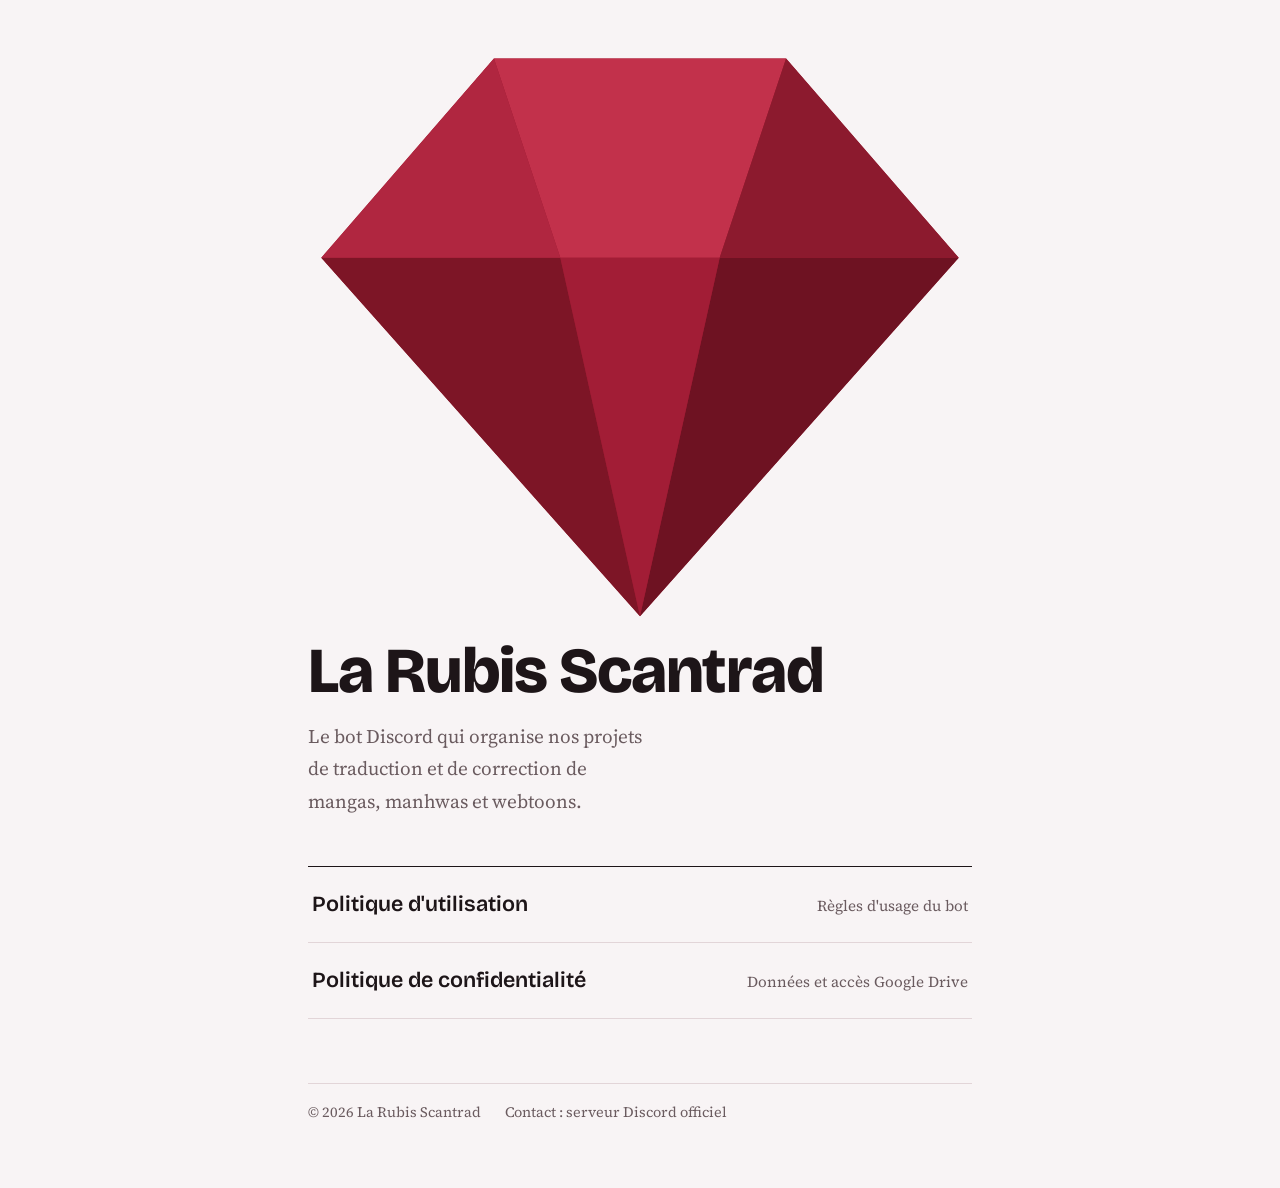
<file: index.html>
<!doctype html>
<html lang="fr"><head><meta charset="utf-8"><meta name="viewport" content="width=device-width,initial-scale=1"><link rel="preconnect" href="https://fonts.googleapis.com"><link rel="preconnect" href="https://fonts.gstatic.com" crossorigin><link href="https://fonts.googleapis.com/css2?family=Bricolage+Grotesque:opsz,wght@12..96,600;12..96,700;12..96,800&family=Source+Serif+4:opsz,wght@8..60,400;8..60,600&display=swap" rel="stylesheet"><link rel="stylesheet" href="style.css"><title>La Rubis Scantrad</title><meta name="description" content="La Rubis est le bot Discord de La Rubis Scantrad pour organiser les projets de traduction et de correction de mangas, manhwas et webtoons."></head>
<body><main class="page">
<svg viewBox="0 0 100 90" aria-hidden="true"><polygon points="28,4 72,4 98,34 50,88 2,34" fill="#9b1b30"/><polygon points="28,4 72,4 62,34 38,34" fill="#c2314b"/><polygon points="2,34 38,34 50,88" fill="#7d1526"/><polygon points="98,34 62,34 50,88" fill="#6e1222"/><polygon points="38,34 62,34 50,88" fill="#a21d36"/><polygon points="28,4 38,34 2,34" fill="#b02640"/><polygon points="72,4 98,34 62,34" fill="#8c1a2e"/></svg>
<h1>La Rubis Scantrad</h1>
<p class="intro">Le bot Discord qui organise nos projets de traduction et de correction de mangas, manhwas et webtoons.</p>
<ul class="liens">
<li><a href="/utilisateur.html">Politique d'utilisation <small>Règles d'usage du bot</small></a></li>
<li><a href="confidentialite.html">Politique de confidentialité <small>Données et accès Google Drive</small></a></li>
</ul>
<footer class="pied"><span>© 2026 La Rubis Scantrad</span><span>Contact : serveur Discord officiel</span></footer>
</main></body></html>
</file>
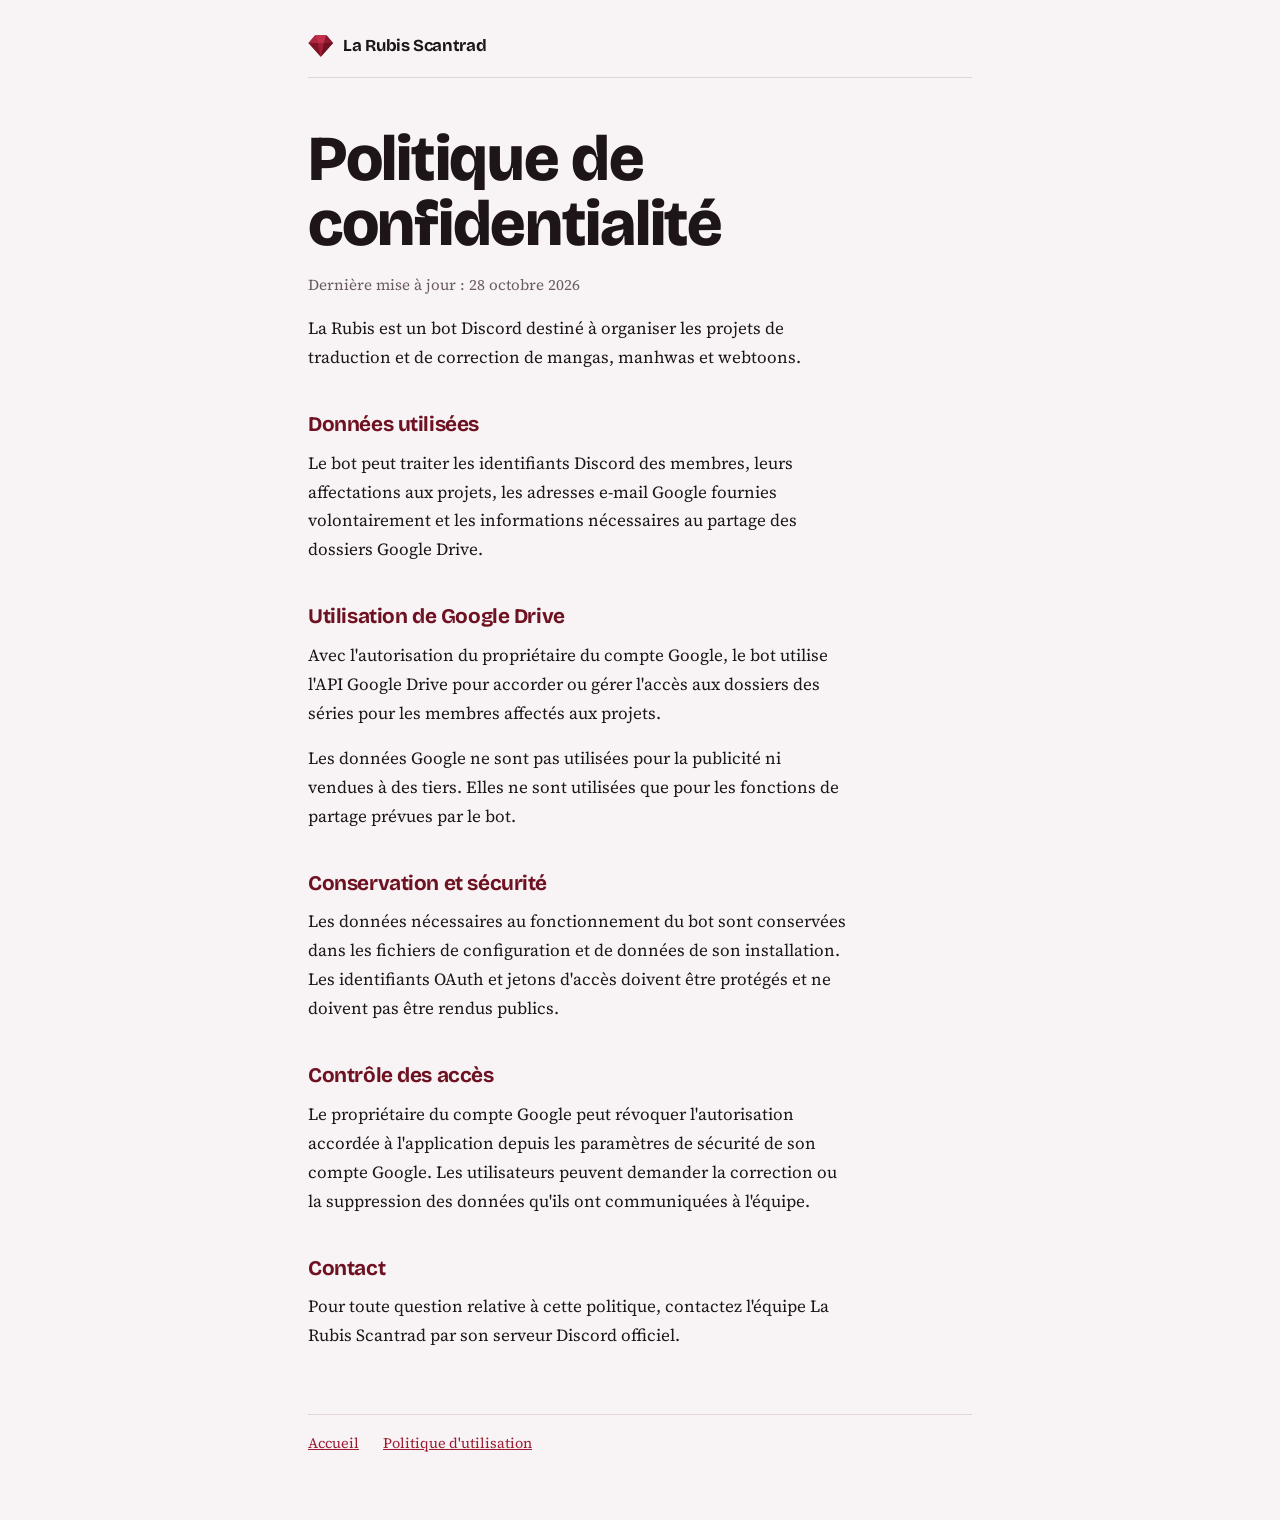
<file: confidentialite.html>
<!doctype html>
<html lang="fr">

<head>
    <meta charset="utf-8">
    <meta name="viewport" content="width=device-width,initial-scale=1">
    <link rel="preconnect" href="https://fonts.googleapis.com">
    <link rel="preconnect" href="https://fonts.gstatic.com" crossorigin>
    <link
        href="https://fonts.googleapis.com/css2?family=Bricolage+Grotesque:opsz,wght@12..96,600;12..96,700;12..96,800&family=Source+Serif+4:opsz,wght@8..60,400;8..60,600&display=swap"
        rel="stylesheet">
    <link rel="stylesheet" href="./style.css">
    <title>Politique de confidentialité – La Rubis Scantrad</title>
</head>

<body>
    <main class="page">
        <a class="entete" href="index.html"><svg viewBox="0 0 100 90" aria-hidden="true">
                <polygon points="28,4 72,4 98,34 50,88 2,34" fill="#9b1b30" />
                <polygon points="28,4 72,4 62,34 38,34" fill="#c2314b" />
                <polygon points="2,34 38,34 50,88" fill="#7d1526" />
                <polygon points="98,34 62,34 50,88" fill="#6e1222" />
                <polygon points="38,34 62,34 50,88" fill="#a21d36" />
                <polygon points="28,4 38,34 2,34" fill="#b02640" />
                <polygon points="72,4 98,34 62,34" fill="#8c1a2e" />
            </svg><span class="marque">La Rubis Scantrad</span></a>
        <h1>Politique de confidentialité</h1>
        <p class="maj">Dernière mise à jour : 28 octobre 2026</p>
        <p>La Rubis est un bot Discord destiné à organiser les projets de traduction et de correction de mangas, manhwas
            et webtoons.</p>
        <h2>Données utilisées</h2>
        <p>Le bot peut traiter les identifiants Discord des membres, leurs affectations aux projets, les adresses e-mail
            Google fournies volontairement et les informations nécessaires au partage des dossiers Google Drive.</p>
        <h2>Utilisation de Google Drive</h2>
        <p>Avec l'autorisation du propriétaire du compte Google, le bot utilise l'API Google Drive pour accorder ou
            gérer l'accès aux dossiers des séries pour les membres affectés aux projets.</p>
        <p>Les données Google ne sont pas utilisées pour la publicité ni vendues à des tiers. Elles ne sont utilisées
            que pour les fonctions de partage prévues par le bot.</p>
        <h2>Conservation et sécurité</h2>
        <p>Les données nécessaires au fonctionnement du bot sont conservées dans les fichiers de configuration et de
            données de son installation. Les identifiants OAuth et jetons d'accès doivent être protégés et ne doivent
            pas être rendus publics.</p>
        <h2>Contrôle des accès</h2>
        <p>Le propriétaire du compte Google peut révoquer l'autorisation accordée à l'application depuis les paramètres
            de sécurité de son compte Google. Les utilisateurs peuvent demander la correction ou la suppression des
            données qu'ils ont communiquées à l'équipe.</p>
        <h2>Contact</h2>
        <p>Pour toute question relative à cette politique, contactez l'équipe La Rubis Scantrad par son serveur Discord
            officiel.</p>
        <footer class="pied"><a href="index.html">Accueil</a><a href="utilisation.html">Politique d'utilisation</a>
        </footer>
    </main>
</body>

</html>
</file>
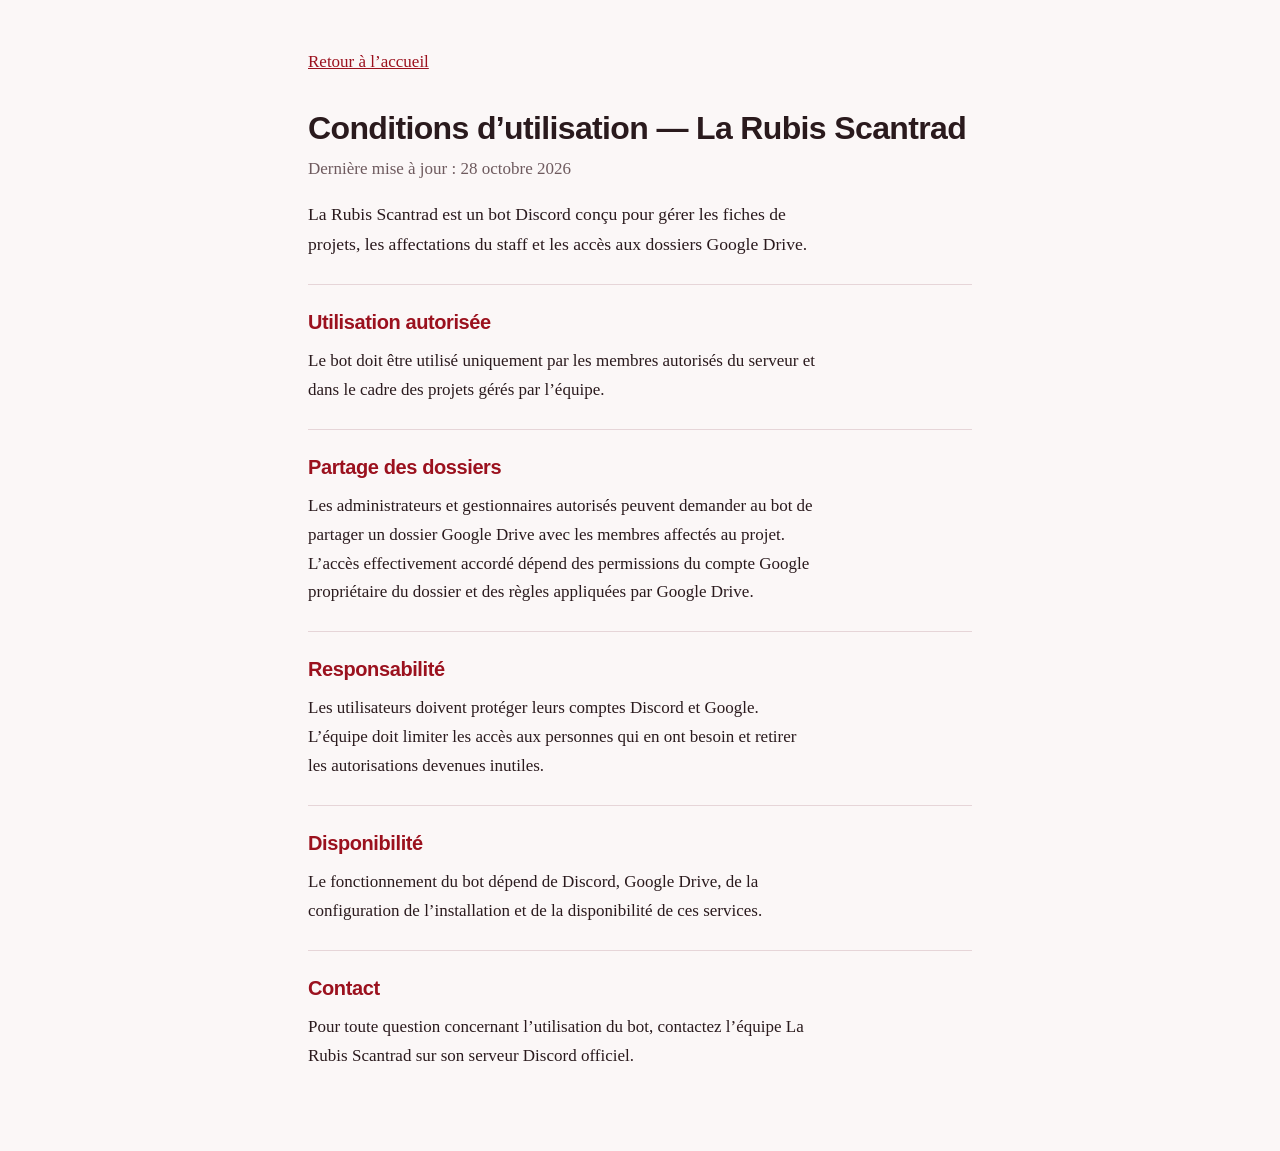
<file: utilisateur.html>
<!DOCTYPE html>
<html lang="fr">
<head>
  <meta charset="UTF-8">
  <meta name="viewport" content="width=device-width, initial-scale=1">
  <title>Conditions d’utilisation — La Rubis Scantrad</title>
  <link rel="stylesheet" href="style.css">
  <style>
    /* Style de secours : s’applique seulement si style.css ne couvre pas cette page */
    :root {
      --ru-bg: #fbf7f7;
      --ru-text: #2a1a1d;
      --ru-muted: #6e5a5e;
      --ru-accent: #9b111e;
      --ru-line: #e6d5d8;
    }
    @media (prefers-color-scheme: dark) {
      :root {
        --ru-bg: #1a1012;
        --ru-text: #f1e6e8;
        --ru-muted: #b9a3a8;
        --ru-accent: #e0525f;
        --ru-line: #3a2428;
      }
    }
    body { background: var(--ru-bg); color: var(--ru-text); margin: 0; font-family: Georgia, "Times New Roman", serif; line-height: 1.7; }
    .cu-wrap { max-width: 44rem; margin: 0 auto; padding: 3rem 1.25rem 4rem; }
    .cu-wrap h1 { font-size: 2rem; line-height: 1.2; margin: 0 0 .5rem; }
    .cu-date { color: var(--ru-muted); margin: 0 0 2rem; }
    .cu-intro { font-size: 1.1rem; margin-bottom: 2rem; }
    .cu-wrap section { border-top: 1px solid var(--ru-line); padding-top: 1.25rem; margin-top: 1.5rem; }
    .cu-wrap h2 { font-size: 1.25rem; margin: 0 0 .5rem; color: var(--ru-accent); }
    .cu-wrap p { margin: 0 0 1rem; }
    .cu-back { display: inline-block; margin-bottom: 2rem; color: var(--ru-accent); }
    .cu-back:focus-visible { outline: 2px solid var(--ru-accent); outline-offset: 3px; }
  </style>
</head>
<body>
  <main class="cu-wrap">
    <a class="cu-back" href="index.html">Retour à l’accueil</a>

    <h1>Conditions d’utilisation — La Rubis Scantrad</h1>
    <p class="cu-date">Dernière mise à jour : 28 octobre 2026</p>

    <p class="cu-intro">La Rubis Scantrad est un bot Discord conçu pour gérer les fiches de projets, les affectations du staff et les accès aux dossiers Google Drive.</p>

    <section id="utilisation">
      <h2>Utilisation autorisée</h2>
      <p>Le bot doit être utilisé uniquement par les membres autorisés du serveur et dans le cadre des projets gérés par l’équipe.</p>
    </section>

    <section id="partage">
      <h2>Partage des dossiers</h2>
      <p>Les administrateurs et gestionnaires autorisés peuvent demander au bot de partager un dossier Google Drive avec les membres affectés au projet. L’accès effectivement accordé dépend des permissions du compte Google propriétaire du dossier et des règles appliquées par Google Drive.</p>
    </section>

    <section id="responsabilite">
      <h2>Responsabilité</h2>
      <p>Les utilisateurs doivent protéger leurs comptes Discord et Google. L’équipe doit limiter les accès aux personnes qui en ont besoin et retirer les autorisations devenues inutiles.</p>
    </section>

    <section id="disponibilite">
      <h2>Disponibilité</h2>
      <p>Le fonctionnement du bot dépend de Discord, Google Drive, de la configuration de l’installation et de la disponibilité de ces services.</p>
    </section>

    <section id="contact">
      <h2>Contact</h2>
      <p>Pour toute question concernant l’utilisation du bot, contactez l’équipe La Rubis Scantrad sur son serveur Discord officiel.</p>
    </section>
  </main>
</body>
</html>
</file>
<file: style.css>
:root{--rubis:#9b1b30;--rubis-fonce:#6e1222;--encre:#1d1518;--gris:#6a5b5f;--fond:#f8f4f5;--ligne:#e2d5d8}
*{box-sizing:border-box}
html{scroll-padding-top:1rem}
body{margin:0;background:var(--fond);color:var(--encre);font:1.0625rem/1.7 "Source Serif 4",Georgia,serif;-webkit-text-size-adjust:100%}
h1,h2,.marque{font-family:"Bricolage Grotesque","Helvetica Neue",Arial,sans-serif;letter-spacing:-.02em}
a{color:var(--rubis)}
a:focus-visible{outline:3px solid var(--rubis);outline-offset:3px}
.page{max-width:44rem;margin:0 auto;padding:2rem 1.25rem 4rem}
.entete{display:flex;align-items:center;gap:.6rem;padding-bottom:1rem;border-bottom:1px solid var(--ligne);margin-bottom:3rem;text-decoration:none;color:var(--encre)}
.entete svg{width:1.6rem;height:1.6rem}
.marque{font-weight:700;font-size:1.05rem}
h1{font-size:clamp(2.4rem,9vw,4rem);line-height:1.02;margin:0 0 1rem;font-weight:800}
h2{font-size:1.3rem;margin:2.2rem 0 .4rem;font-weight:700;color:var(--rubis-fonce)}
p{margin:.4rem 0 1rem;max-width:60ch}
.maj{color:var(--gris);font-size:.95rem}
.intro{font-size:1.2rem;color:var(--gris);max-width:34ch;margin-bottom:3rem}
.gemme{width:clamp(5rem,22vw,8rem);height:auto;display:block;margin-bottom:1.5rem}
.liens{list-style:none;margin:0;padding:0;border-top:1px solid var(--encre)}
.liens a{display:flex;justify-content:space-between;align-items:baseline;gap:1rem;padding:1.2rem .25rem;border-bottom:1px solid var(--ligne);text-decoration:none;color:var(--encre);font-family:"Bricolage Grotesque","Helvetica Neue",Arial,sans-serif;font-size:1.35rem;font-weight:600}
.liens a small{font:.95rem "Source Serif 4",Georgia,serif;color:var(--gris);font-weight:400}
.liens a:hover,.liens a:focus-visible{background:var(--rubis);color:#fff;padding-left:1rem;padding-right:1rem;outline-offset:-3px}
.liens a:hover small,.liens a:focus-visible small{color:#f3d9de}
.pied{margin-top:4rem;padding-top:1rem;border-top:1px solid var(--ligne);color:var(--gris);font-size:.9rem;display:flex;flex-wrap:wrap;gap:.5rem 1.5rem}
.todo{border:2px dashed var(--rubis);padding:1rem 1.25rem;border-radius:.4rem;background:#fff}
@media (prefers-reduced-motion:no-preference){.liens a{transition:background .15s,padding .15s}}
</file>
